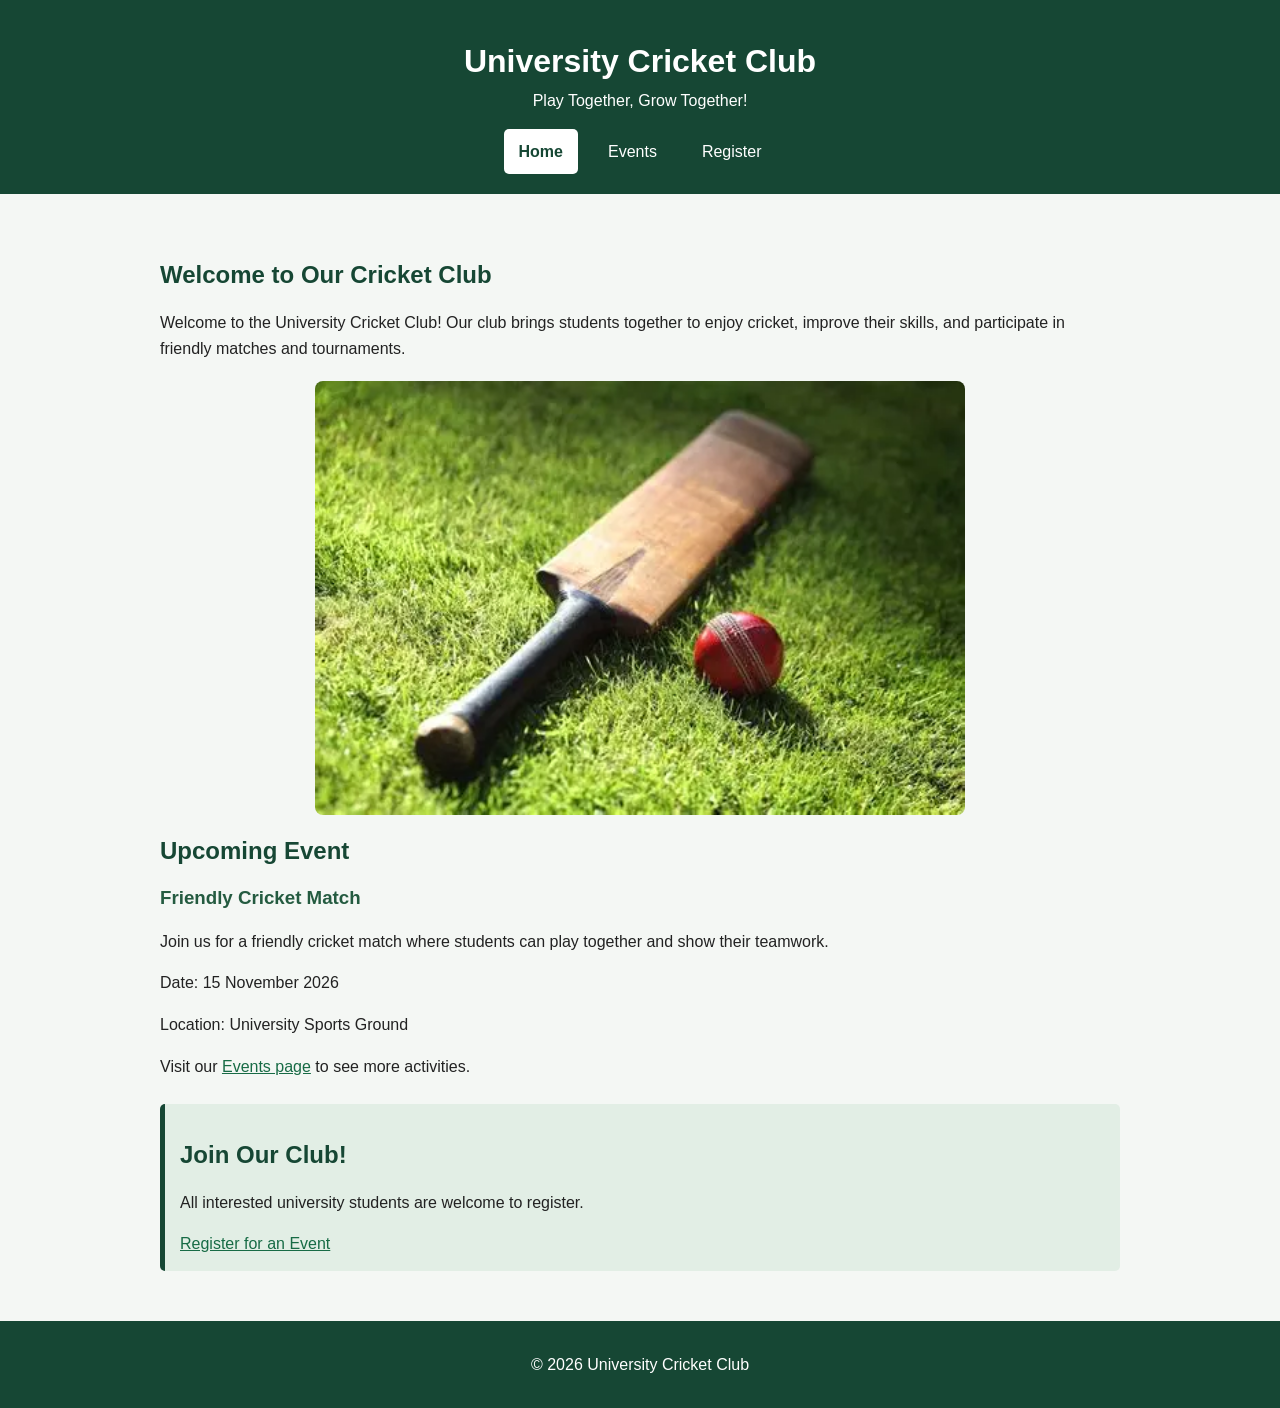
<file: CricketClub/index.html>
<!DOCTYPE html>
<html lang="en">
<head>
    <meta charset="UTF-8">
    <meta name="viewport" content="width=device-width, initial-scale=1.0">
    <title>University Cricket Club | Home</title>
    <link rel="stylesheet" href="css/style.css">
</head>
<body>
    <header>
        <h1>University Cricket Club</h1>
        <p>Play Together, Grow Together!</p>
        <nav>
            <ul>
                <li><a href="index.html" class="active">Home</a></li>
                <li><a href="events.html">Events</a></li>
                <li><a href="register.html">Register</a></li>
            </ul>
        </nav>
    </header>
   <main>
        <section>
            <h2>Welcome to Our Cricket Club</h2>

            <p>
                Welcome to the University Cricket Club! Our club brings
                students together to enjoy cricket, improve their skills,
                and participate in friendly matches and tournaments.
            </p>

            <figure>
            <img src="image/cricket.jpg"
            alt="Cricket bat and ball"
            width="650">
</figure>
        </section>

        <section>
            <h2>Upcoming Event</h2>

            <h3>Friendly Cricket Match</h3>

            <p>
                Join us for a friendly cricket match where students can
                play together and show their teamwork.
            </p>

            <p>
                Date:
                <time datetime="2026-11-15">15 November 2026</time>
            </p>

            <p>Location: University Sports Ground</p>

            <p>
                Visit our <a href="events.html">Events page</a>
                to see more activities.
            </p>
        </section>

        <aside>
            <h2>Join Our Club!</h2>
            <p>All interested university students are welcome to register.</p>
            <a href="register.html">Register for an Event</a>
        </aside>
    </main>
    <footer>
        <p>&copy; 2026 University Cricket Club</p>
    </footer>
</body>
</html>
</file>
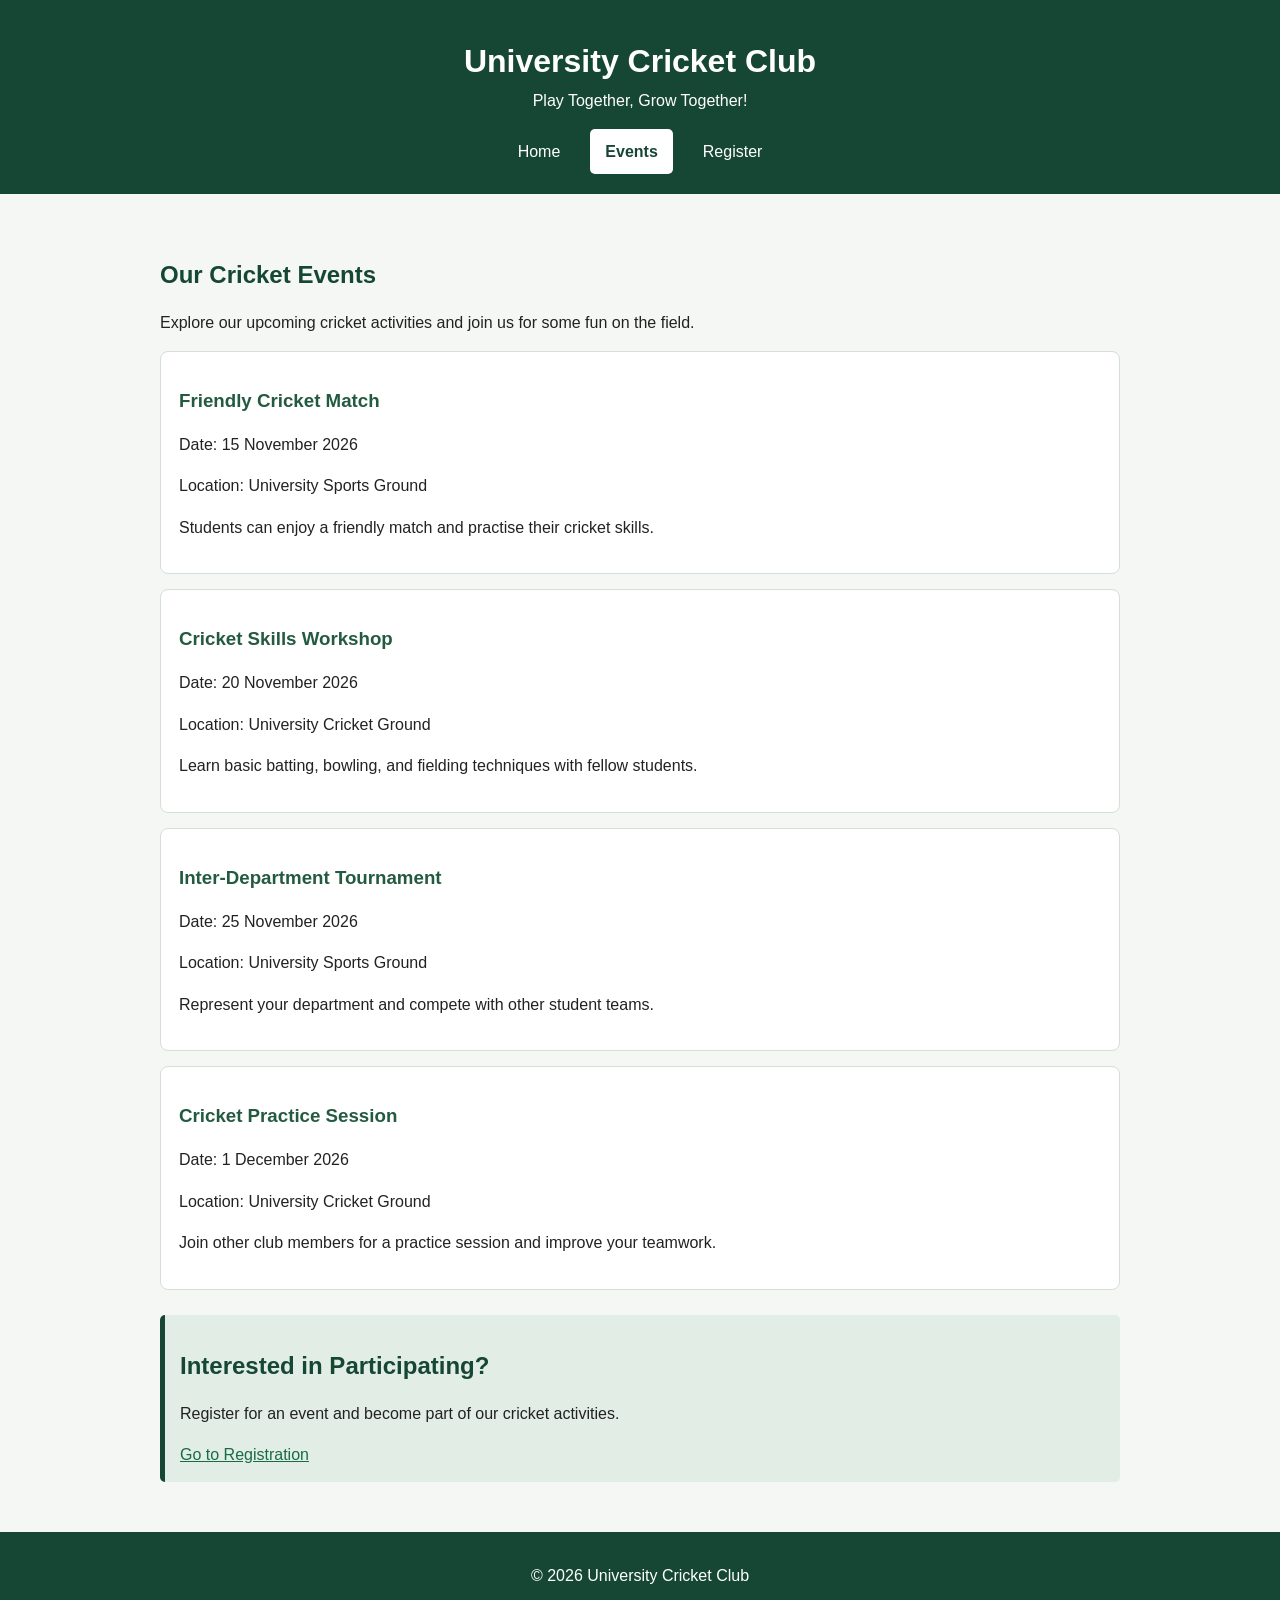
<file: CricketClub/events.html>
<!DOCTYPE html>
<html lang="en">
<head>
    <meta charset="UTF-8">
    <meta name="viewport" content="width=device-width, initial-scale=1.0">
    <title>University Cricket Club | Events</title>
    <link rel="stylesheet" href="css/style.css">
</head>
<body>
    <header>
        <h1>University Cricket Club</h1>
        <p>Play Together, Grow Together!</p>

        <nav>
            <ul>
                <li><a href="index.html">Home</a></li>
                <li><a href="events.html" class="active">Events</a></li>
                <li><a href="register.html">Register</a></li>
            </ul>
        </nav>
    </header>
    <main>
        <section>
            <h2>Our Cricket Events</h2>
            <p>
                Explore our upcoming cricket activities and join us
                for some fun on the field.
            </p>
            <article>
                <h3>Friendly Cricket Match</h3>
                <p>Date: <time datetime="2026-11-15">15 November 2026</time></p>
                <p>Location: University Sports Ground</p>
                <p>Students can enjoy a friendly match and practise their cricket skills.</p>
            </article>
            <article>
                <h3>Cricket Skills Workshop</h3>
                <p>Date: <time datetime="2026-11-20">20 November 2026</time></p>
                <p>Location: University Cricket Ground</p>
                <p>Learn basic batting, bowling, and fielding techniques with fellow students.</p>
            </article>
            <article>
                <h3>Inter-Department Tournament</h3>
                <p>Date: <time datetime="2026-11-25">25 November 2026</time></p>
                <p>Location: University Sports Ground</p>
                <p>Represent your department and compete with other student teams.</p>
            </article>
            <article>
                <h3>Cricket Practice Session</h3>
                <p>Date: <time datetime="2026-12-01">1 December 2026</time></p>
                <p>Location: University Cricket Ground</p>
                <p>Join other club members for a practice session and improve your teamwork.</p>
            </article>
        </section>
        <aside>
            <h2>Interested in Participating?</h2>
            <p>Register for an event and become part of our cricket activities.</p>
            <a href="register.html">Go to Registration</a>
        </aside>
    </main>
    <footer>
        <p>&copy; 2026 University Cricket Club</p>
    </footer>
</body>
</html>
</file>
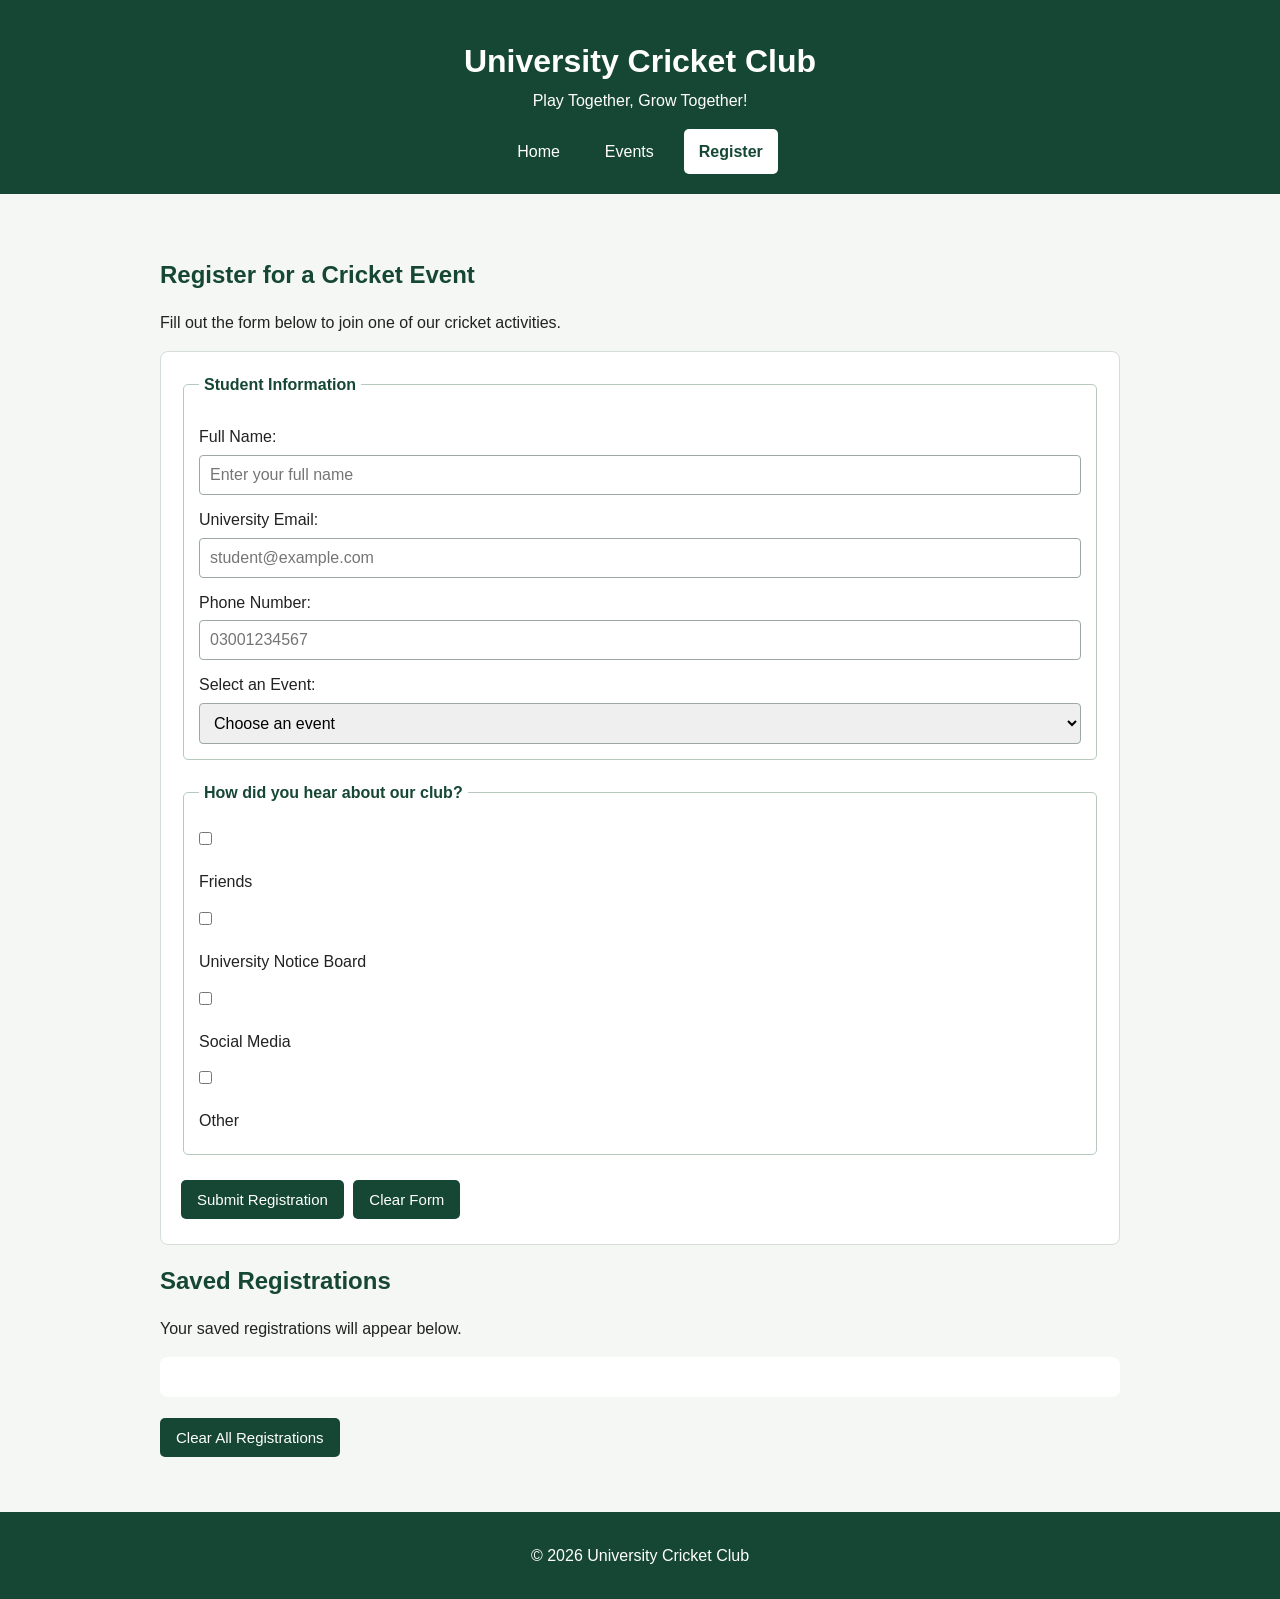
<file: CricketClub/register.html>
<!DOCTYPE html>

<html lang="en">
<head>
    <meta charset="UTF-8">
    <meta name="viewport" content="width=device-width, initial-scale=1.0">
    <title>University Cricket Club | Register</title>
    <link rel="stylesheet" href="css/style.css">
    <script src="script.js" defer></script>
</head>
<body>
    <header>
        <h1>University Cricket Club</h1>
        <p>Play Together, Grow Together!</p>

        <nav>
            <ul>
                <li><a href="index.html">Home</a></li>
                <li><a href="events.html">Events</a></li>
                <li><a href="register.html" class="active">Register</a></li>
            </ul>
        </nav>
    </header>
    <main>
        <section>
            <h2>Register for a Cricket Event</h2>
            <p>Fill out the form below to join one of our cricket activities.</p>

            <form id="registrationForm" action="#" method="post">
                <fieldset>
                    <legend>Student Information</legend>

                    <label for="fullName">Full Name:</label>
                    <input type="text" id="fullName" name="fullName"
                           required minlength="3" maxlength="50"
                           placeholder="Enter your full name">

                    <label for="email">University Email:</label>
                    <input type="email" id="email" name="email"
                           required placeholder="student@example.com">

                    <label for="phone">Phone Number:</label>
                    <input type="tel" id="phone" name="phone"
                           required pattern="03[0-9]{9}"
                           placeholder="03001234567"
                           title="Enter an 11-digit number starting with 03">

                    <label for="event">Select an Event:</label>
                    <select id="event" name="event" required>
                        <option value="">Choose an event</option>
                        <option value="Friendly Cricket Match">Friendly Cricket Match</option>
                        <option value="Cricket Skills Workshop">Cricket Skills Workshop</option>
                        <option value="Inter-Department Tournament">Inter-Department Tournament</option>
                        <option value="Cricket Practice Session">Cricket Practice Session</option>
                    </select>
                </fieldset>
                
                <fieldset>
                    <legend>How did you hear about our club?</legend>

                    <input type="checkbox" id="friends" name="source" value="Friends">
                    <label for="friends">Friends</label>

                    <input type="checkbox" id="noticeBoard" name="source" value="University Notice Board">
                    <label for="noticeBoard">University Notice Board</label>

                    <input type="checkbox" id="socialMedia" name="source" value="Social Media">
                    <label for="socialMedia">Social Media</label>

                    <input type="checkbox" id="other" name="source" value="Other">
                    <label for="other">Other</label>
                </fieldset>

                <button type="submit">Submit Registration</button>
                <button type="reset">Clear Form</button>
            </form>

            <p id="confirmationMessage"></p>
        </section>

        <section>
            <h2>Saved Registrations</h2>
            <p>Your saved registrations will appear below.</p>

            <ul id="registrationList"></ul>

            <button type="button" id="clearAllButton">Clear All Registrations</button>
        </section>
    </main>

    <footer>
        <p>&copy; 2026 University Cricket Club</p>
    </footer>
</body>
</html>
</file>
<file: CricketClub/css/style.css>
* {
    box-sizing: border-box;
}
body {
    margin: 0;
    font-family: Arial, sans-serif;
    font-size: 16px;
    line-height: 1.6;
    background-color: #f4f7f4;
    color: #222222;
}
header {
    background-color: #164734;
    color: white;
    text-align: center;
    padding: 20px;
}

header h1 {
    margin-bottom: 5px;
}

header p {
    margin-top: 0;
}
nav ul {
    list-style: none;
    padding: 0;
    margin: 15px 0 0;
    display: flex;
    justify-content: center;
    align-items: center;
    flex-wrap: wrap;
    gap: 15px;
}

nav li {
    margin: 0;
}
nav a {
    display: block;
    color: white;
    text-decoration: none;
    padding: 10px 15px;
    border-radius: 5px;
}

nav > ul {
    border: none;
}
nav a.active {
    background-color: white;
    color: #164734;
    font-weight: bold;
}
nav a:hover {
    background-color: #2d7052;
    color: white;
}
/* Main content */
main {
    max-width: 1000px;
    margin: 25px auto;
    padding: 20px;
}

/* Grouping selector */
h1, h2, h3 {
    line-height: 1.3;
}

h2 {
    color: #164734;
}

h3 {
    color: #245b40;
}

/* Paragraphs */
p {
    margin-bottom: 15px;
}

/* General links */
a {
    color: #176b45;
}

a:hover {
    text-decoration: underline;
}

/* Keep navigation link colours correct */
nav a,
nav a:hover {
    color: white;
}

/* Cricket image */
figure {
    margin: 20px 0;
    text-align: center;
}

figure img {
    display: block;
    width: 100%;
    max-width: 650px;
    height: auto;
    margin: 0 auto;
    border-radius: 8px;
}

figcaption {
    margin-top: 8px;
    font-style: italic;
}

/* Event cards */
article {
    background-color: white;
    border: 1px solid #d5ded7;
    border-radius: 8px;
    padding: 18px;
    margin: 15px 0;
}

/* Flexbox layout for event cards */
.event-list {
    display: flex;
    flex-wrap: wrap;
    justify-content: center;
    align-items: stretch;
    gap: 20px;
}

.event-list article {
    flex: 1 1 300px;
    margin: 0;
}

/* Information box */
aside {
    background-color: #e2eee5;
    border-left: 5px solid #164734;
    padding: 15px;
    margin-top: 25px;
    border-radius: 5px;
}

/* Registration form */
form {
    background-color: white;
    padding: 20px;
    border: 1px solid #d5ded7;
    border-radius: 8px;
}

/* Form groups */
fieldset {
    border: 1px solid #b8c9bd;
    border-radius: 5px;
    margin-bottom: 20px;
    padding: 15px;
}

legend {
    color: #164734;
    font-weight: bold;
    padding: 0 5px;
}

/* Form labels */
label {
    display: block;
    margin-top: 12px;
    margin-bottom: 5px;
}

/* Text, email, phone and dropdown fields */
input[type="text"],
input[type="email"],
input[type="tel"],
select {
    width: 100%;
    padding: 10px;
    border: 1px solid #9ca9a0;
    border-radius: 4px;
    font-size: 16px;
    font-family: Arial, sans-serif;
}

/* Checkboxes */
input[type="checkbox"] {
    margin: 12px 5px 12px 0;
}

/* Buttons */
button {
    background-color: #164734;
    color: white;
    padding: 11px 16px;
    border: none;
    border-radius: 5px;
    margin: 5px 5px 5px 0;
    font-size: 15px;
    cursor: pointer;
}

button:hover {
    background-color: #2d7052;
}

/* Keyboard focus */
a:focus,
input:focus,
select:focus,
button:focus {
    outline: 3px solid #e5a000;
    outline-offset: 2px;
}

/* Saved registrations */
#registrationList {
    background-color: white;
    padding: 20px 20px 20px 40px;
    border-radius: 8px;
    overflow-wrap: anywhere;
}

/* Attribute selector for HTTPS links */
a[href^="https"] {
    font-weight: bold;
}

/* Footer */
footer {
    background-color: #164734;
    color: white;
    text-align: center;
    padding: 15px;
    margin-top: 30px;
}

/* Responsive design for mobile screens */
@media (max-width: 600px) {
    header {
        padding: 15px 10px;
    }

    nav ul {
        flex-direction: column;
        gap: 5px;
    }

    main {
        padding: 12px;
        margin: 10px auto;
    }

    .event-list {
        flex-direction: column;
    }

    .event-list article {
        width: 100%;
    }

    form {
        padding: 12px;
    }

    button {
        width: 100%;
        margin: 5px 0;
    }
}
</file>
